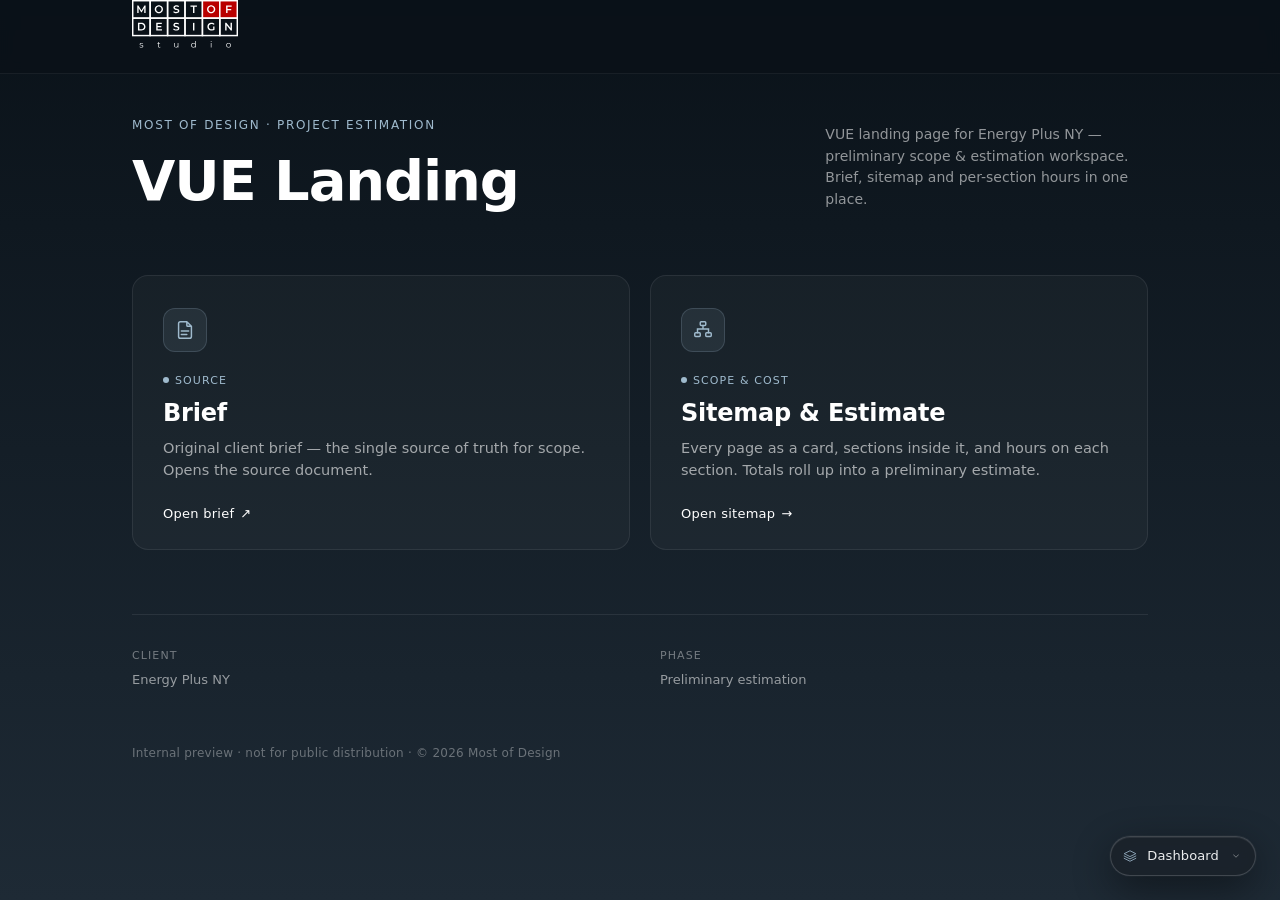
<file: index.html>
<!DOCTYPE html>
<html lang="en">
<head>
<meta charset="UTF-8">
<meta name="viewport" content="width=device-width, initial-scale=1.0">
<meta name="robots" content="noindex, nofollow">
<title>VUE Landing — Estimation Dashboard</title>

<link rel="icon" type="image/svg+xml" href="assets/favicon.svg">

<link rel="stylesheet" href="shared/service-menu.css">

<style>
/* ─────────────────────────────────────────────────────────────────
   Launcher palette — studio-fixed (same as Project Dashboard chrome).
   ─────────────────────────────────────────────────────────────── */
:root {
  --brand-blue:       #116490;
  --brand-blue-dark:  #0d4f72;
  --brand-blue-light: #9FBACD;
  --brand-blue-pale:  #e8f2f7;
  --bg-top:    #0a1219;
  --bg-bottom: #1e2a35;
  --charcoal:  #1e2a35;
  --white:     #fff;
  --border:    #d8e5ed;
}

* { box-sizing: border-box; margin: 0; padding: 0; }

html, body {
  font-family: ui-sans-serif, system-ui, -apple-system, "Segoe UI", Roboto, "Helvetica Neue", Arial, sans-serif;
  -webkit-font-smoothing: antialiased;
  background: var(--charcoal);
  color: var(--white);
  min-height: 100%;
}

body {
  min-height: 100vh;
  display: flex;
  flex-direction: column;
  background: linear-gradient(180deg, var(--bg-top) 0%, var(--bg-bottom) 100%);
}

.launcher {
  flex: 1;
  max-width: 1080px;
  width: 100%;
  margin: 0 auto;
  padding: 40px 32px 120px;
}

/* sticky top bar with the brand logo — pinned to the top of the screen */
.topbar {
  position: sticky; top: 0; z-index: 100;
  padding: 0 max(32px, calc(50vw - 508px)) 16px;
  background: rgba(10, 18, 25, 0.82);
  -webkit-backdrop-filter: blur(8px); backdrop-filter: blur(8px);
  border-bottom: 1px solid rgba(255, 255, 255, 0.06);
}
.launcher__logo {
  display: inline-block;
  height: 53px;
}
.launcher__logo img { display: block; height: 100%; width: auto; }

.launcher__header {
  display: grid;
  grid-template-columns: 2fr 1fr;
  gap: 48px;
  align-items: end;
  margin-bottom: 64px;
}

.launcher__eyebrow {
  display: inline-block;
  font-size: 12px;
  font-weight: 500;
  text-transform: uppercase;
  letter-spacing: 0.14em;
  color: var(--brand-blue-light);
  margin-bottom: 20px;
}

.launcher__title {
  font-size: clamp(32px, 5vw, 56px);
  font-weight: 700;
  letter-spacing: -0.02em;
  line-height: 1.05;
}

.launcher__subtitle {
  font-size: 14px;
  line-height: 1.55;
  color: rgba(255, 255, 255, 0.55);
}

@media (max-width: 760px) {
  .launcher__header { grid-template-columns: 1fr; gap: 16px; align-items: start; }
}

/* ─── Tiles grid (2 tiles) ───────────────────────────────────── */

.launcher__grid {
  display: grid;
  grid-template-columns: repeat(auto-fit, minmax(320px, 1fr));
  gap: 20px;
  margin-bottom: 64px;
}

.tile-card {
  display: flex;
  flex-direction: column;
  padding: 32px 30px 28px;
  background: rgba(255, 255, 255, 0.03);
  border: 1px solid rgba(255, 255, 255, 0.08);
  border-radius: 16px;
  text-decoration: none;
  color: inherit;
  min-height: 220px;
  transition: transform 240ms ease, background 240ms ease, border-color 240ms ease;
}

.tile-card:hover {
  transform: translateY(-2px);
  background: rgba(255, 255, 255, 0.05);
  border-color: rgba(255, 255, 255, 0.16);
}

.tile-card__icon {
  width: 44px;
  height: 44px;
  display: grid;
  place-items: center;
  background: rgba(159, 186, 205, 0.1);
  border: 1px solid rgba(159, 186, 205, 0.2);
  border-radius: 12px;
  color: var(--brand-blue-light);
  margin-bottom: 22px;
}
.tile-card__icon svg { width: 22px; height: 22px; }

.tile-card__tag {
  display: inline-flex;
  align-items: center;
  gap: 6px;
  font-size: 11px;
  font-weight: 500;
  text-transform: uppercase;
  letter-spacing: 0.1em;
  color: var(--brand-blue-light);
  margin-bottom: 12px;
}
.tile-card__tag::before {
  content: "";
  width: 6px; height: 6px;
  border-radius: 50%;
  background: currentColor;
}

.tile-card__title {
  font-size: 24px;
  font-weight: 600;
  letter-spacing: -0.01em;
  margin-bottom: 10px;
}

.tile-card__desc {
  font-size: 14.5px;
  line-height: 1.55;
  color: rgba(255, 255, 255, 0.6);
  margin-bottom: 24px;
  flex: 1;
}

.tile-card__cta {
  font-size: 13px;
  font-weight: 500;
  letter-spacing: 0.02em;
  color: var(--white);
  display: inline-flex;
  align-items: center;
  gap: 6px;
}
.tile-card__cta::after {
  content: "→";
  transition: transform 200ms ease;
  display: inline-block;
}
.tile-card:hover .tile-card__cta::after { transform: translateX(4px); }

.tile-card[data-external] .tile-card__cta::after { content: "↗"; }

.tile-card[data-status="planned"] {
  opacity: 0.45;
  cursor: default;
  pointer-events: none;
}

/* ─── Meta + footer ──────────────────────────────────────────── */

.launcher__meta {
  margin-top: 8px;
  padding-top: 32px;
  border-top: 1px solid rgba(255, 255, 255, 0.08);
  display: grid;
  grid-template-columns: repeat(auto-fit, minmax(200px, 1fr));
  gap: 24px 40px;
  font-size: 13px;
  line-height: 1.55;
  color: rgba(255, 255, 255, 0.55);
}

.launcher__meta-block dt {
  font-size: 11px;
  font-weight: 500;
  text-transform: uppercase;
  letter-spacing: 0.1em;
  color: rgba(255, 255, 255, 0.4);
  margin-bottom: 6px;
}

.launcher__meta-block dd a {
  color: var(--brand-blue-light);
  text-decoration: none;
  border-bottom: 1px solid transparent;
  transition: border-color 200ms ease;
}
.launcher__meta-block dd a:hover { border-bottom-color: var(--brand-blue-light); }

.launcher__footer {
  font-size: 12px;
  color: rgba(255, 255, 255, 0.35);
  letter-spacing: 0.02em;
  margin-top: 56px;
}
</style>
</head>
<body>

<script>
  window.PREVIEW_PROJECT_NAME = "VUE Landing";
  window.PREVIEW_DEFAULT_VERSION = "launcher";
  window.PREVIEW_VERSIONS = [
    { id: "launcher", label: "Dashboard",         desc: "Estimation overview",          path: "" },
    { id: "sitemap",  label: "Sitemap & Estimate", desc: "Pages, sections & hours",      path: "sitemap/" }
  ];
</script>

<header class="topbar">
  <a class="launcher__logo" href="./" aria-label="VUE Landing — Most of Design">
    <img src="assets/mod-logo-on-dark.svg" alt="Most of Design">
  </a>
</header>

<main class="launcher">

  <header class="launcher__header">
    <div class="launcher__header-main">
      <span class="launcher__eyebrow">Most of Design · Project Estimation</span>
      <h1 class="launcher__title">VUE Landing</h1>
    </div>
    <p class="launcher__subtitle">
      VUE landing page for Energy Plus NY — preliminary scope &amp; estimation workspace. Brief, sitemap and per-section hours in one place.
    </p>
  </header>

  <!-- ── Two tiles: Brief + Sitemap & Estimate ─────────────────── -->
  <div class="launcher__grid">

    <!-- Tile 1 — Brief (opens Google Doc) -->
    <a class="tile-card" href="https://chatgpt.com/s/t_6a19f6ef14a4819194e0b87446ce4ac1" target="_blank" rel="noopener" data-external>
      <span class="tile-card__icon" aria-hidden="true">
        <svg viewBox="0 0 24 24" fill="none" xmlns="http://www.w3.org/2000/svg">
          <path d="M14 3v4a1 1 0 0 0 1 1h4M14 3H7a2 2 0 0 0-2 2v14a2 2 0 0 0 2 2h10a2 2 0 0 0 2-2V8M14 3l5 5M8 13h8M8 17h6" stroke="currentColor" stroke-width="1.6" stroke-linecap="round" stroke-linejoin="round"/>
        </svg>
      </span>
      <span class="tile-card__tag">Source</span>
      <h2 class="tile-card__title">Brief</h2>
      <p class="tile-card__desc">
        Original client brief — the single source of truth for scope. Opens the source document.
      </p>
      <span class="tile-card__cta">Open brief</span>
    </a>

    <!-- Tile 2 — Sitemap & Estimate (combined) -->
    <a class="tile-card" href="sitemap/">
      <span class="tile-card__icon" aria-hidden="true">
        <svg viewBox="0 0 24 24" fill="none" xmlns="http://www.w3.org/2000/svg">
          <rect x="9" y="3" width="6" height="4" rx="1" stroke="currentColor" stroke-width="1.6"/>
          <rect x="3" y="15" width="6" height="4" rx="1" stroke="currentColor" stroke-width="1.6"/>
          <rect x="15" y="15" width="6" height="4" rx="1" stroke="currentColor" stroke-width="1.6"/>
          <path d="M12 7v4m0 0H6v4m6-4h6v4" stroke="currentColor" stroke-width="1.6" stroke-linecap="round"/>
        </svg>
      </span>
      <span class="tile-card__tag">Scope &amp; cost</span>
      <h2 class="tile-card__title">Sitemap &amp; Estimate</h2>
      <p class="tile-card__desc">
        Every page as a card, sections inside it, and hours on each section. Totals roll up into a preliminary estimate.
      </p>
      <span class="tile-card__cta">Open sitemap</span>
    </a>

  </div>

  <dl class="launcher__meta">
    <div class="launcher__meta-block">
      <dt>Client</dt>
      <dd>Energy Plus NY</dd>
    </div>
    <div class="launcher__meta-block">
      <dt>Phase</dt>
      <dd>Preliminary estimation</dd>
    </div>
  </dl>

  <p class="launcher__footer">
    Internal preview · not for public distribution · © 2026 Most of Design
  </p>
</main>

<script defer src="shared/service-menu.js"></script>
</body>
</html>
</file>
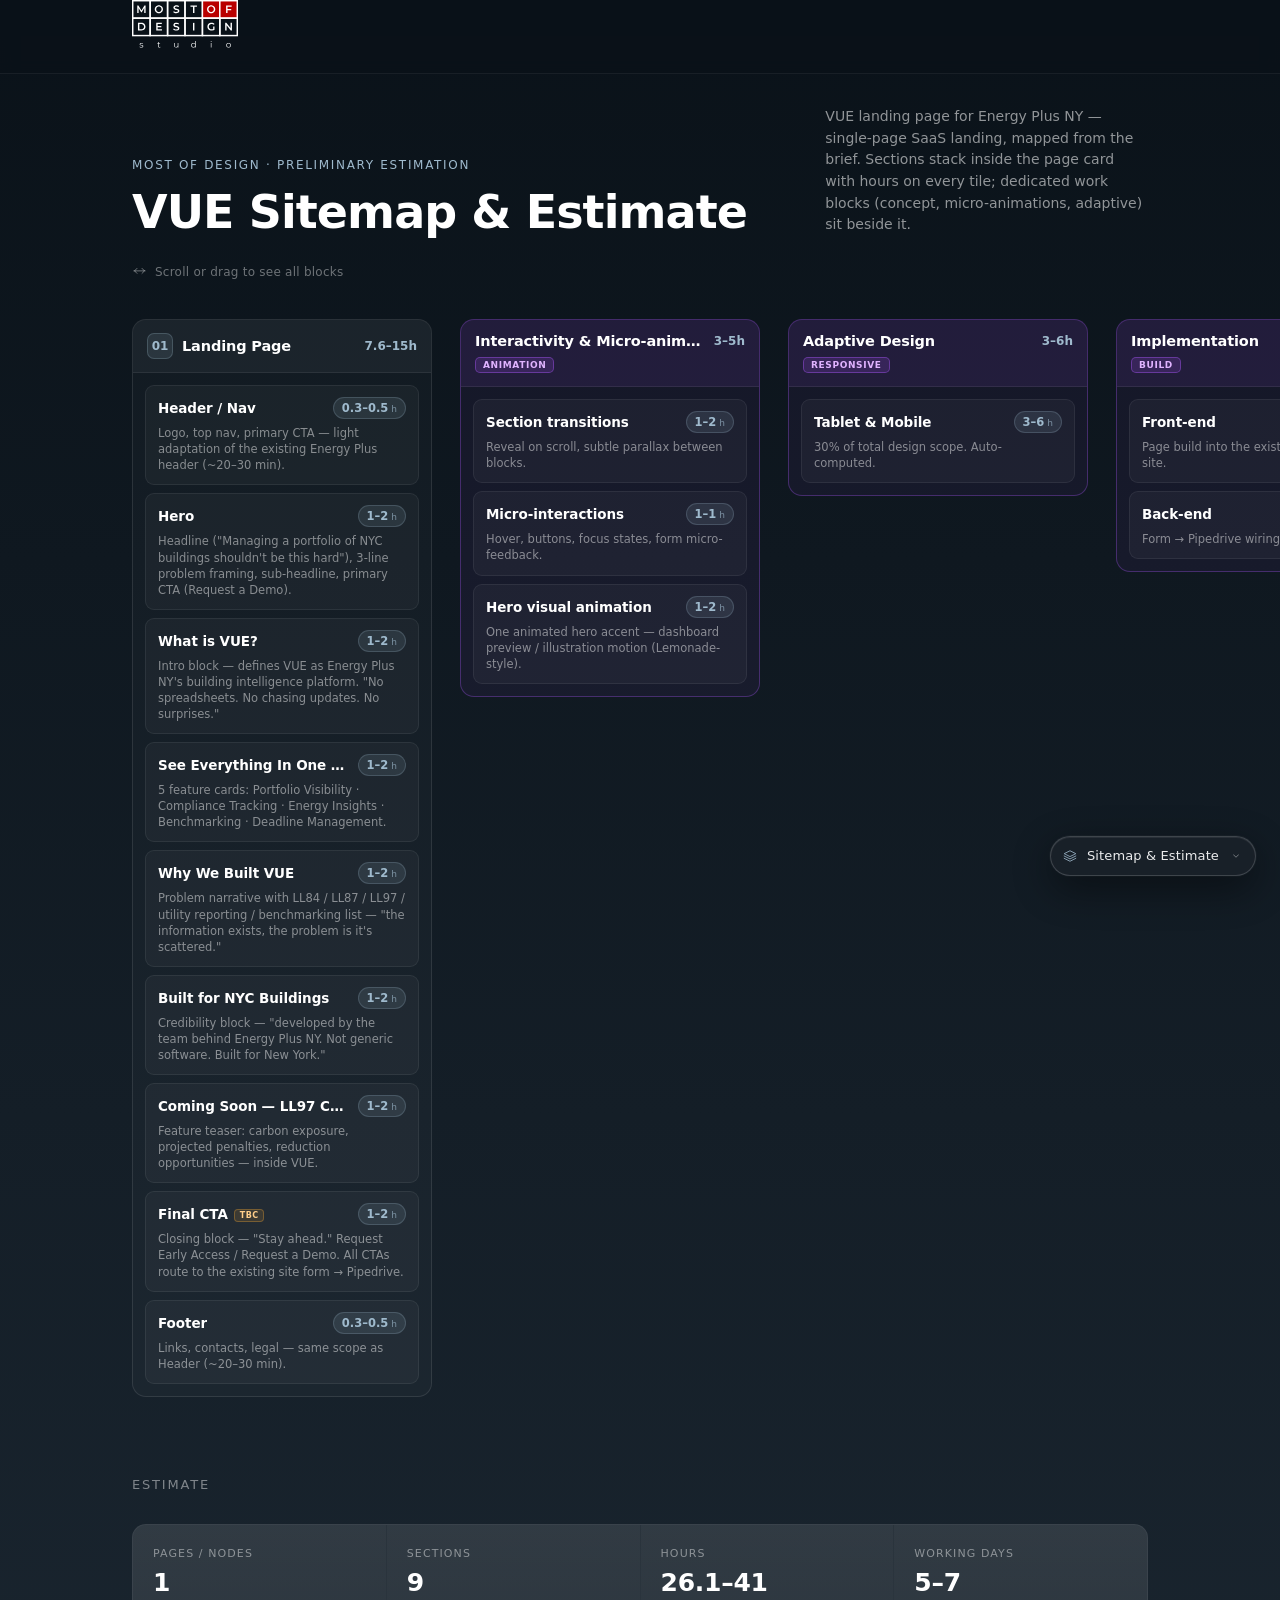
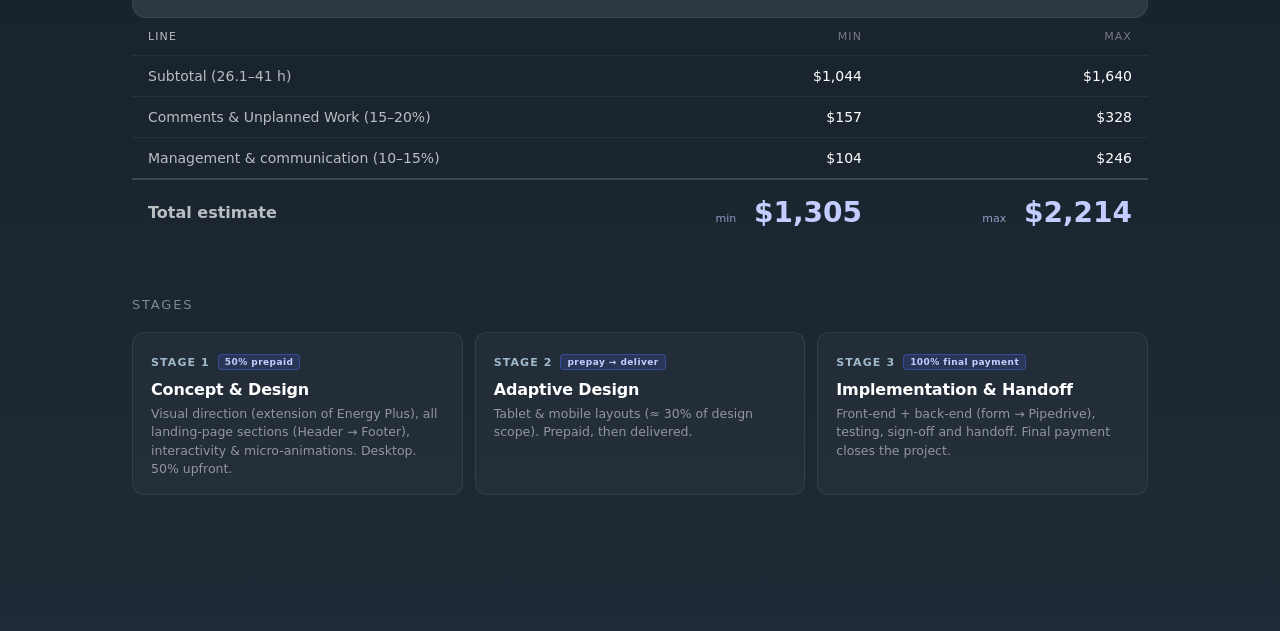
<file: sitemap/index.html>
<!DOCTYPE html>
<html lang="en">
<head>
<meta charset="UTF-8">
<meta name="viewport" content="width=device-width, initial-scale=1.0">
<meta name="robots" content="noindex, nofollow">
<title>VUE Landing — Sitemap &amp; Estimate</title>

<link rel="icon" type="image/svg+xml" href="../assets/favicon.svg">

<link rel="stylesheet" href="../shared/service-menu.css">

<style>
:root {
  --brand-blue:       #116490;
  --brand-blue-light: #9FBACD;
  --bg-top:    #0a1219;
  --bg-bottom: #1e2a35;
  --charcoal:  #1e2a35;
  --white:     #fff;
  --accent:    #4B6CFF;
  --line:      rgba(159, 186, 205, 0.3);
}

* { box-sizing: border-box; margin: 0; padding: 0; }

html, body {
  font-family: ui-sans-serif, system-ui, -apple-system, "Segoe UI", Roboto, "Helvetica Neue", Arial, sans-serif;
  -webkit-font-smoothing: antialiased;
  background: var(--charcoal);
  color: var(--white);
}

body {
  min-height: 100vh;
  background: linear-gradient(180deg, var(--bg-top) 0%, var(--bg-bottom) 100%);
  overflow-x: hidden;            /* only .board scrolls horizontally */
}

.wrap {
  max-width: 1080px;
  width: 100%;
  margin: 0 auto;
  padding: 32px 32px 16px;
}

/* ─── Back link + header ─────────────────────────────────────── */

/* brand logo — sticky top bar on every page, click → main dashboard */
.topbar {
  position: sticky; top: 0; z-index: 100;
  padding: 0 max(32px, calc(50vw - 508px)) 16px;
  background: rgba(10, 18, 25, 0.82);
  -webkit-backdrop-filter: blur(8px); backdrop-filter: blur(8px);
  border-bottom: 1px solid rgba(255, 255, 255, 0.06);
}
.brand { display: inline-block; height: 53px; }
.brand img { display: block; height: 100%; width: auto; }

.eyebrow {
  display: inline-block; font-size: 12px; font-weight: 500;
  text-transform: uppercase; letter-spacing: 0.14em;
  color: var(--brand-blue-light); margin-bottom: 16px;
}

/* 2-column header: title left, description right */
.head { display: grid; grid-template-columns: 2fr 1fr; gap: 48px; align-items: end; }
@media (max-width: 760px) { .head { grid-template-columns: 1fr; gap: 14px; align-items: start; } }

.page-title {
  font-size: clamp(30px, 4.5vw, 46px); font-weight: 700;
  letter-spacing: -0.02em; line-height: 1.05; margin-bottom: 0;
}

.lede {
  font-size: 14px; line-height: 1.55;
  color: rgba(255, 255, 255, 0.55);
}

/* Estimate section — moved BELOW the sitemap (Sitemap first, Estimate after) */
.estimate { margin-top: 24px; padding-top: 16px; }
.estimate__title {
  font-size: 13px; font-weight: 500; text-transform: uppercase;
  letter-spacing: 0.14em; color: rgba(255, 255, 255, 0.45); margin-bottom: 20px;
}

/* Stages strip */
.stages-wrap { margin-top: 8px; }
.stages { display: grid; grid-template-columns: repeat(auto-fit, minmax(230px, 1fr)); gap: 12px; }
.stage-card { padding: 18px 18px 16px; background: rgba(255,255,255,0.03); border: 1px solid rgba(255,255,255,0.08); border-radius: 12px; }
.stage-card__n { display: inline-flex; align-items: center; gap: 8px; font-size: 11px; font-weight: 600; letter-spacing: 0.1em; text-transform: uppercase; color: var(--brand-blue-light); }
.stage-card__pay { font-size: 9px; font-weight: 600; letter-spacing: 0.05em; color: #c3cdff; background: rgba(75,108,255,0.16); border: 1px solid rgba(75,108,255,0.4); border-radius: 4px; padding: 2px 6px; text-transform: none; }
.stage-card__t { font-size: 16px; font-weight: 600; letter-spacing: -0.01em; margin: 10px 0 6px; }
.stage-card__d { font-size: 12.5px; line-height: 1.45; color: rgba(255,255,255,0.5); }

/* ─── Notice + legend ────────────────────────────────────────── */

.notice {
  display: flex; gap: 12px; align-items: flex-start;
  padding: 14px 18px;
  background: rgba(255, 173, 51, 0.08);
  border: 1px solid rgba(255, 173, 51, 0.28);
  border-radius: 10px;
  font-size: 13px; line-height: 1.5;
  color: rgba(255, 220, 170, 0.92);
  margin: 24px 0 0;
}
.notice strong { color: #ffce8a; font-weight: 600; }
.notice svg { flex-shrink: 0; width: 18px; height: 18px; margin-top: 1px; color: #ffce8a; }
.notice--foot { margin-top: 48px; }

.legend {
  display: flex; flex-wrap: wrap; gap: 18px;
  margin-top: 24px; font-size: 12px; color: rgba(255,255,255,0.5);
}
.legend span { display: inline-flex; align-items: center; gap: 7px; }
.legend i {
  font-style: normal; font-size: 9px; font-weight: 600; letter-spacing: 0.06em;
  padding: 2px 6px; border-radius: 4px;
}
.b-tbc { color: #ffce8a; background: rgba(255,173,51,0.12); border: 1px solid rgba(255,173,51,0.3); }
.b-p2  { color: #c3cdff; background: rgba(75,108,255,0.16); border: 1px solid rgba(75,108,255,0.4); }
.b-sep { color: #e0b3ff; background: rgba(168,85,247,0.14); border: 1px solid rgba(168,85,247,0.4); }

/* ─── Rollup stat strip ──────────────────────────────────────── */

.rollup {
  display: grid; grid-template-columns: repeat(auto-fit, minmax(150px, 1fr));
  gap: 1px; background: rgba(255, 255, 255, 0.08);
  border: 1px solid rgba(255, 255, 255, 0.08);
  border-radius: 14px; overflow: hidden; margin-top: 32px;
}
.stat { background: linear-gradient(180deg, rgba(255,255,255,0.035) 0%, rgba(255,255,255,0.015) 100%); padding: 22px 20px; }
.stat--accent { background: linear-gradient(180deg, rgba(75,108,255,0.16) 0%, rgba(75,108,255,0.06) 100%); }
.stat__label { font-size: 11px; font-weight: 500; text-transform: uppercase; letter-spacing: 0.1em; color: rgba(255, 255, 255, 0.45); margin-bottom: 10px; }
.stat__value { font-size: 25px; font-weight: 700; letter-spacing: -0.01em; font-variant-numeric: tabular-nums; line-height: 1; }
.stat__value small { font-size: 13px; font-weight: 500; color: rgba(255, 255, 255, 0.5); }
.stat--accent .stat__value { color: #c3cdff; }

/* ─── Horizontal sitemap board ───────────────────────────────── */

.board-hint {
  display: flex; align-items: center; gap: 8px;
  font-size: 12px; letter-spacing: 0.02em;
  color: rgba(255, 255, 255, 0.4); margin: 28px 0 16px;
}
.board-hint svg { width: 15px; height: 15px; }

.board {
  display: flex; flex-direction: row; align-items: flex-start; gap: 28px;
  overflow-x: auto; overflow-y: hidden;
  overscroll-behavior-x: contain;
  cursor: grab;                  /* drag-to-pan affordance */
  /* left edge aligns with the centered .wrap content (max 1080, 32px pad) */
  padding: 8px max(32px, calc(50vw - 508px)) 40px;
}
.board:active { cursor: grabbing; }
.board::-webkit-scrollbar { height: 10px; }
.board::-webkit-scrollbar-track { background: rgba(255,255,255,0.04); border-radius: 999px; }
.board::-webkit-scrollbar-thumb { background: rgba(159,186,205,0.25); border-radius: 999px; }
.board::-webkit-scrollbar-thumb:hover { background: rgba(159,186,205,0.4); }

/* ─── Page column (vertical) ─────────────────────────────────── */

.column { flex: 0 0 300px; width: 300px; display: flex; flex-direction: column; align-items: center; }

.node {
  width: 100%; background: rgba(255, 255, 255, 0.025);
  border: 1px solid rgba(255, 255, 255, 0.1); border-radius: 14px; overflow: hidden;
}
.node.is-child { border-style: dashed; border-color: rgba(159,186,205,0.3); }
.node.is-system { border-color: rgba(75,108,255,0.28); background: rgba(75,108,255,0.04); }
.node.is-work { border-color: rgba(168,85,247,0.32); background: rgba(168,85,247,0.05); }

.node__head { display: flex; flex-direction: column; gap: 8px; padding: 13px 14px; background: rgba(255, 255, 255, 0.04); border-bottom: 1px solid rgba(255, 255, 255, 0.07); }
.node.is-system .node__head { background: rgba(75,108,255,0.08); }
.node.is-work .node__head { background: rgba(168,85,247,0.09); }

.node__headtop { display: flex; align-items: center; gap: 9px; }

.node__num { flex-shrink: 0; width: 26px; height: 26px; display: grid; place-items: center; background: rgba(159, 186, 205, 0.12); border: 1px solid rgba(159, 186, 205, 0.24); border-radius: 7px; font-size: 12px; font-weight: 700; color: var(--brand-blue-light); font-variant-numeric: tabular-nums; }

.node__name { flex: 1; min-width: 0; font-size: 14.5px; font-weight: 600; letter-spacing: -0.01em; white-space: nowrap; overflow: hidden; text-overflow: ellipsis; }
.node__sub { flex-shrink: 0; font-size: 12px; font-weight: 700; color: var(--brand-blue-light); font-variant-numeric: tabular-nums; white-space: nowrap; }

/* badge row — sits UNDER the page name so long names aren't clipped */
.node__badges { display: flex; flex-wrap: wrap; gap: 6px; }
.node__badge { font-size: 9px; font-weight: 600; letter-spacing: 0.07em; text-transform: uppercase; padding: 2px 7px; border-radius: 5px; }
.node__badge--popup   { color: #ffce8a; background: rgba(255,173,51,0.12); border: 1px solid rgba(255,173,51,0.3); }
.node__badge--subpage { color: var(--brand-blue-light); background: rgba(159,186,205,0.12); border: 1px solid rgba(159,186,205,0.28); }
.node__badge--system  { color: #c3cdff; background: rgba(75,108,255,0.16); border: 1px solid rgba(75,108,255,0.4); }
.node__badge--work    { color: #e0b3ff; background: rgba(168,85,247,0.16); border: 1px solid rgba(168,85,247,0.42); }
.node__badge--p2      { color: #c3cdff; background: rgba(75,108,255,0.16); border: 1px solid rgba(75,108,255,0.4); }
.node__badge--excl    { color: #ffce8a; background: rgba(255,173,51,0.12); border: 1px solid rgba(255,173,51,0.38); }
.node.is-excluded { opacity: 0.72; border-style: dashed; border-color: rgba(255,173,51,0.35); }
.node__sub--excl { color: rgba(255,206,138,0.9) !important; }

.node__sections { display: flex; flex-direction: column; gap: 8px; padding: 12px; }

/* ─── Section tile ───────────────────────────────────────────── */

.tile { padding: 11px 12px; background: rgba(255, 255, 255, 0.035); border: 1px solid rgba(255, 255, 255, 0.07); border-radius: 9px; transition: border-color 180ms ease, background 180ms ease; }
.tile:hover { border-color: rgba(159,186,205,0.3); background: rgba(255,255,255,0.06); }
.tile__row { display: flex; align-items: center; justify-content: space-between; gap: 8px; }
.tile__name { font-size: 13.5px; font-weight: 600; letter-spacing: -0.005em; min-width: 0; overflow: hidden; text-overflow: ellipsis; white-space: nowrap; }
.tile__hours { flex-shrink: 0; display: inline-flex; align-items: baseline; gap: 3px; padding: 3px 8px; background: rgba(159, 186, 205, 0.12); border: 1px solid rgba(159, 186, 205, 0.22); border-radius: 999px; font-size: 11.5px; font-weight: 700; color: var(--brand-blue-light); font-variant-numeric: tabular-nums; }
.tile__hours small { font-size: 9px; font-weight: 500; opacity: 0.7; }
.tile__desc { font-size: 11.5px; line-height: 1.4; color: rgba(255, 255, 255, 0.48); margin-top: 6px; }
.tile__badges { display: inline-flex; gap: 4px; margin-left: 6px; vertical-align: middle; }
.tile__badges i { font-style: normal; font-size: 8px; font-weight: 600; letter-spacing: 0.05em; padding: 1px 5px; border-radius: 4px; }

/* ─── Connector ──────────────────────────────────────────────── */

.connector { width: 2px; height: 28px; background: var(--line); }
.connector--popup { background: repeating-linear-gradient(180deg, var(--line) 0 4px, transparent 4px 8px); }

/* ─── Estimate breakdown ─────────────────────────────────────── */

.breakdown { max-width: 1080px; margin: 24px auto 0; padding: 32px 32px 0; border-top: 1px solid rgba(255, 255, 255, 0.1); }
.breakdown__title { font-size: 13px; font-weight: 500; text-transform: uppercase; letter-spacing: 0.14em; color: rgba(255, 255, 255, 0.45); margin-bottom: 20px; }
.breakdown__table { width: 100%; border-collapse: collapse; font-variant-numeric: tabular-nums; }
.breakdown__table th, .breakdown__table td { text-align: right; padding: 12px 16px; font-size: 14px; border-bottom: 1px solid rgba(255, 255, 255, 0.06); }
.breakdown__table th:first-child, .breakdown__table td:first-child { text-align: left; color: rgba(255,255,255,0.7); }
.breakdown__table thead th { font-size: 11px; font-weight: 500; text-transform: uppercase; letter-spacing: 0.1em; color: rgba(255, 255, 255, 0.4); }
.breakdown__table tr.is-total td { font-weight: 700; font-size: 16px; border-bottom: none; border-top: 2px solid rgba(255, 255, 255, 0.16); padding-top: 16px; }
.breakdown__table tr.is-total td:not(:first-child) { color: #c3cdff; font-size: 28px; white-space: nowrap; }
.breakdown__table tr.is-total .mm { font-size: 11px; font-weight: 500; color: #c3cdff; opacity: 0.7; margin-right: 8px; vertical-align: baseline; }
.breakdown__note { margin-top: 16px; font-size: 12px; color: rgba(255, 255, 255, 0.4); line-height: 1.5; }
.footer-pad { height: 120px; }
</style>
</head>
<body>

<script>
  window.PREVIEW_PROJECT_NAME = "VUE Landing";
  window.PREVIEW_DEFAULT_VERSION = "sitemap";
  window.PREVIEW_VERSIONS = [
    { id: "launcher", label: "Dashboard",          desc: "Estimation overview",     path: "../" },
    { id: "sitemap",  label: "Sitemap & Estimate",  desc: "Sections & hours",        path: "" }
  ];
</script>

<header class="topbar">
  <a class="brand" href="../" aria-label="Most of Design — Dashboard">
    <img src="../assets/mod-logo-on-dark.svg" alt="Most of Design">
  </a>
</header>

<div class="wrap">
  <header class="head">
    <div class="head__main">
      <span class="eyebrow">Most of Design · Preliminary Estimation</span>
      <h1 class="page-title">VUE Sitemap &amp; Estimate</h1>
    </div>
    <p class="lede">
      VUE landing page for Energy Plus NY — single-page SaaS landing, mapped from the brief.
      Sections stack inside the page card with hours on every tile; dedicated work blocks
      (concept, micro-animations, adaptive) sit beside it.
    </p>
  </header>

  <div class="board-hint">
    <svg viewBox="0 0 24 24" fill="none"><path d="M8 7 4 11l4 4M16 7l4 4-4 4M3 11h18" stroke="currentColor" stroke-width="1.6" stroke-linecap="round" stroke-linejoin="round"/></svg>
    Scroll or drag to see all blocks
  </div>
</div>

<!-- SITEMAP first -->
<div class="board" id="board"></div>

<!-- ESTIMATE after — see the work before the price -->
<div class="wrap estimate">
  <h2 class="estimate__title">Estimate</h2>

  <div class="rollup" id="rollup"></div>

  <table class="breakdown__table">
    <thead><tr><th>Line</th><th>Min</th><th>Max</th></tr></thead>
    <tbody id="breakdownBody"></tbody>
  </table>
</div>

<!-- Stages -->
<div class="wrap stages-wrap">
  <h2 class="estimate__title">Stages</h2>
  <div class="stages">
    <div class="stage-card">
      <span class="stage-card__n">Stage 1 <span class="stage-card__pay">50% prepaid</span></span>
      <div class="stage-card__t">Concept &amp; Design</div>
      <div class="stage-card__d">Visual direction (extension of Energy Plus), all landing-page sections (Header → Footer), interactivity &amp; micro-animations. Desktop. 50% upfront.</div>
    </div>
    <div class="stage-card">
      <span class="stage-card__n">Stage 2 <span class="stage-card__pay">prepay → deliver</span></span>
      <div class="stage-card__t">Adaptive Design</div>
      <div class="stage-card__d">Tablet &amp; mobile layouts (≈ 30% of design scope). Prepaid, then delivered.</div>
    </div>
    <div class="stage-card">
      <span class="stage-card__n">Stage 3 <span class="stage-card__pay">100% final payment</span></span>
      <div class="stage-card__t">Implementation &amp; Handoff</div>
      <div class="stage-card__d">Front-end + back-end (form → Pipedrive), testing, sign-off and handoff. Final payment closes the project.</div>
    </div>
  </div>
</div>

<div class="footer-pad"></div>

<script>
/* ═══════════════════════════════════════════════════════════════
   SINGLE SOURCE OF TRUTH — VUE landing for Energy Plus NY (from brief).
   Page = { name, sections:[ {name, desc?, min, max, tbc?, p2?, sep?} ],
            children?:[ { name, kind:"subpage"|"popup", ...page } ],
            system?:true, p2?:true }
   Flags: tbc = requires clarification · p2 = phase 2 · sep = separate work block.
   Hours are in HOURS (min/max).
   ─────────────────────────────────────────────────────────────── */
const CONFIG = { rate: 40, commentsMin: 0.15, commentsMax: 0.20, mgmtMin: 0.10, mgmtMax: 0.15, hoursPerDay: 6 };

const SITEMAP = [
  { name: "Landing Page", sections: [
      { name: "Header / Nav",     desc: "Logo, top nav, primary CTA — light adaptation of the existing Energy Plus header (~20–30 min).", min: 0.3, max: 0.5 },
      { name: "Hero",             desc: "Headline (\"Managing a portfolio of NYC buildings shouldn't be this hard\"), 3-line problem framing, sub-headline, primary CTA (Request a Demo).", min: 1, max: 2 },
      { name: "What is VUE?",     desc: "Intro block — defines VUE as Energy Plus NY's building intelligence platform. \"No spreadsheets. No chasing updates. No surprises.\"", min: 1, max: 2 },
      { name: "See Everything In One Place — features", desc: "5 feature cards: Portfolio Visibility · Compliance Tracking · Energy Insights · Benchmarking · Deadline Management.", min: 1, max: 2 },
      { name: "Why We Built VUE", desc: "Problem narrative with LL84 / LL87 / LL97 / utility reporting / benchmarking list — \"the information exists, the problem is it's scattered.\"", min: 1, max: 2 },
      { name: "Built for NYC Buildings", desc: "Credibility block — \"developed by the team behind Energy Plus NY. Not generic software. Built for New York.\"", min: 1, max: 2 },
      { name: "Coming Soon — LL97 Carbon Analysis", desc: "Feature teaser: carbon exposure, projected penalties, reduction opportunities — inside VUE.", min: 1, max: 2 },
      { name: "Final CTA",        desc: "Closing block — \"Stay ahead.\" Request Early Access / Request a Demo. All CTAs route to the existing site form → Pipedrive.", min: 1, max: 2, tbc: true },
      { name: "Footer",           desc: "Links, contacts, legal — same scope as Header (~20–30 min).", min: 0.3, max: 0.5 },
  ]},
  { name: "Interactivity & Micro-animations", work: true, tag: "Animation", sections: [
      { name: "Section transitions", desc: "Reveal on scroll, subtle parallax between blocks.", min: 1, max: 2 },
      { name: "Micro-interactions",  desc: "Hover, buttons, focus states, form micro-feedback.", min: 1, max: 1 },
      { name: "Hero visual animation",  desc: "One animated hero accent — dashboard preview / illustration motion (Lemonade-style).", min: 1, max: 2 },
  ]},
  { name: "Adaptive Design", work: true, tag: "Responsive", sections: [
      { name: "Tablet & Mobile", desc: "30% of total design scope. Auto-computed.", computed: true, pctMin: 0.30, pctMax: 0.30 },
  ]},
  { name: "Implementation", work: true, tag: "Build", noAdaptiveBase: true, displayAs: "money", sections: [
      { name: "Front-end", desc: "Page build into the existing Energy Plus site.", min: 6.25, max: 7.5 },
      { name: "Back-end",  desc: "Form → Pipedrive wiring, tracking.", min: 6.25, max: 7.5 },
  ]},
];

/* ─── Helpers ────────────────────────────────────────────────── */
const fmtH = (n) => (Number.isInteger(n) ? String(n) : n.toFixed(1));
const fmtUSD = (n) => "$" + Math.round(n).toLocaleString("en-US");
const sumSecs = (secs) => secs.reduce((a, s) => [a[0] + s.min, a[1] + s.max], [0, 0]);

let grandMin = 0, grandMax = 0, sectionCount = 0, pageCount = 0;

function badges(s) {
  let h = "";
  if (s.tbc) h += `<i class="b-tbc">TBC</i>`;
  if (s.p2)  h += `<i class="b-p2">P2</i>`;
  if (s.sep) h += `<i class="b-sep">SEP</i>`;
  return h ? `<span class="tile__badges">${h}</span>` : "";
}

function tilesHTML(sections, displayAs) {
  return sections.map((s) => {
    const pill = (displayAs === "money")
      ? `${fmtUSD(s.min * CONFIG.rate)}–${fmtUSD(s.max * CONFIG.rate)}`
      : `${fmtH(s.min)}–${fmtH(s.max)}<small>h</small>`;
    return `
    <div class="tile">
      <div class="tile__row">
        <span class="tile__name">${s.name}${badges(s)}</span>
        <span class="tile__hours">${pill}</span>
      </div>
      ${s.desc ? `<div class="tile__desc">${s.desc}</div>` : ""}
    </div>`;
  }).join("");
}

const KIND_LABEL = { subpage: "Subpage", popup: "Pop-up", system: "System", work: "Scope" };

function nodeHTML({ num, kind, tag, name, sections, cls, p2, excluded, displayAs }) {
  const [mn, mx] = sumSecs(sections);
  if (!excluded) {
    grandMin += mn; grandMax += mx;
    // Sections count = only page sections (work-blocks like Interactivity / Adaptive /
    // Implementation are scope, not page sections — `num` is only set for real pages).
    if (num) sectionCount += sections.filter(s => !s.computed).length;
  }
  const badges = [];
  if (kind) badges.push(`<span class="node__badge node__badge--${kind}">${tag || KIND_LABEL[kind] || kind}</span>`);
  if (p2)   badges.push(`<span class="node__badge node__badge--p2">Phase 2</span>`);
  if (excluded) badges.push(`<span class="node__badge node__badge--excl">Quoted after audit</span>`);
  let sub;
  if (excluded) {
    sub = `<span class="node__sub node__sub--excl">${fmtH(mn)}–${fmtH(mx)}h · excl.</span>`;
  } else if (displayAs === "money") {
    sub = `<span class="node__sub">${fmtUSD(mn * CONFIG.rate)}–${fmtUSD(mx * CONFIG.rate)}</span>`;
  } else {
    sub = `<span class="node__sub">${fmtH(mn)}–${fmtH(mx)}h</span>`;
  }
  return `
    <div class="node ${cls || ""}${excluded ? " is-excluded" : ""}">
      <div class="node__head">
        <div class="node__headtop">
          ${num ? `<span class="node__num">${num}</span>` : ""}
          <span class="node__name" title="${name}">${name}</span>
          ${sub}
        </div>
        ${badges.length ? `<div class="node__badges">${badges.join("")}</div>` : ""}
      </div>
      <div class="node__sections">${tilesHTML(sections, displayAs)}</div>
    </div>`;
}

/* ─── Pre-pass: fill computed sections (Adaptive = pct of all else) ─ */
let baseMin = 0, baseMax = 0;
SITEMAP.forEach((p) => {
  if (p.excluded) return;        // excluded columns don't feed the estimate or the adaptive base
  if (p.noAdaptiveBase) return;  // implementation / fixed-allocation blocks don't feed adaptive
  [...p.sections, ...((p.children || []).flatMap((c) => c.sections))]
    .forEach((s) => { if (!s.computed) { baseMin += s.min; baseMax += s.max; } });
});
SITEMAP.forEach((p) => {
  [...p.sections, ...((p.children || []).flatMap((c) => c.sections))]
    .forEach((s) => { if (s.computed) { s.min = Math.round(baseMin * s.pctMin * 2) / 2; s.max = Math.round(baseMax * s.pctMax * 2) / 2; } });
});

/* ─── Render board ───────────────────────────────────────────── */
const board = document.getElementById("board");
let pageIndex = 0;
SITEMAP.forEach((page) => {
  // Pages count = only real pages (not work-blocks / system). Work-blocks are scope, not pages.
  if (!page.work && !page.system && !page.excluded) pageCount += 1;
  let nodeArgs;
  if (page.work) {
    nodeArgs = { kind: "work", tag: page.tag, name: page.name, sections: page.sections, cls: "is-work", p2: page.p2, displayAs: page.displayAs };
  } else if (page.system) {
    nodeArgs = { kind: "system", name: page.name, sections: page.sections, cls: "is-system", p2: page.p2, displayAs: page.displayAs };
  } else {
    pageIndex += 1;
    nodeArgs = { num: String(pageIndex).padStart(2, "0"), name: page.name, sections: page.sections, p2: page.p2, excluded: page.excluded };
  }

  let col = `<div class="column">`;
  col += nodeHTML(nodeArgs);
  (page.children || []).forEach((child) => {
    if (child.kind !== "popup") pageCount += 1;
    col += `<div class="connector${child.kind === "popup" ? " connector--popup" : ""}"></div>`;
    col += nodeHTML({ kind: child.kind, name: child.name, sections: child.sections, cls: "is-child", p2: child.p2 });
  });
  col += `</div>`;
  board.insertAdjacentHTML("beforeend", col);
});

/* ─── Drag-to-pan horizontal scroll (grab & drag the board) ──── */
(() => {
  let down = false, startX = 0, startScroll = 0, moved = 0;
  board.addEventListener("pointerdown", (e) => {
    // ignore drags that start on links/buttons
    if (e.target.closest("a, button")) return;
    down = true; moved = 0;
    startX = e.clientX; startScroll = board.scrollLeft;
    board.setPointerCapture(e.pointerId);
    board.style.cursor = "grabbing";
    board.style.userSelect = "none";
  });
  board.addEventListener("pointermove", (e) => {
    if (!down) return;
    const dx = e.clientX - startX;
    moved = Math.max(moved, Math.abs(dx));
    board.scrollLeft = startScroll - dx;
  });
  const end = () => { down = false; board.style.cursor = ""; board.style.userSelect = ""; };
  board.addEventListener("pointerup", end);
  board.addEventListener("pointercancel", end);
  // suppress click after a real drag (so cards don't fire)
  board.addEventListener("click", (e) => { if (moved > 6) { e.preventDefault(); e.stopPropagation(); } }, true);
})();

/* ─── Totals ─────────────────────────────────────────────────── */
const subMin = grandMin * CONFIG.rate, subMax = grandMax * CONFIG.rate;
const commMin = subMin * CONFIG.commentsMin, commMax = subMax * CONFIG.commentsMax;
const mgmtMin = subMin * CONFIG.mgmtMin,     mgmtMax = subMax * CONFIG.mgmtMax;
const totMin = subMin + commMin + mgmtMin,   totMax = subMax + commMax + mgmtMax;
// working days @ 6 delivered hours/day
const daysMin = Math.ceil(grandMin / CONFIG.hoursPerDay);
const daysMax = Math.ceil(grandMax / CONFIG.hoursPerDay);

document.getElementById("rollup").innerHTML = `
  <div class="stat"><div class="stat__label">Pages / nodes</div><div class="stat__value">${pageCount}</div></div>
  <div class="stat"><div class="stat__label">Sections</div><div class="stat__value">${sectionCount}</div></div>
  <div class="stat"><div class="stat__label">Hours</div><div class="stat__value">${fmtH(grandMin)}–${fmtH(grandMax)}</div></div>
  <div class="stat"><div class="stat__label">Working days</div><div class="stat__value">${daysMin}–${daysMax}</div></div>`;

const pctLabel = (a, b) => (a === b ? `${a * 100}%` : `${a * 100}–${b * 100}%`);
document.getElementById("breakdownBody").innerHTML = `
  <tr><td>Subtotal (${fmtH(grandMin)}–${fmtH(grandMax)} h)</td><td>${fmtUSD(subMin)}</td><td>${fmtUSD(subMax)}</td></tr>
  <tr><td>Comments &amp; Unplanned Work (${pctLabel(CONFIG.commentsMin, CONFIG.commentsMax)})</td><td>${fmtUSD(commMin)}</td><td>${fmtUSD(commMax)}</td></tr>
  <tr><td>Management &amp; communication (${pctLabel(CONFIG.mgmtMin, CONFIG.mgmtMax)})</td><td>${fmtUSD(mgmtMin)}</td><td>${fmtUSD(mgmtMax)}</td></tr>
  <tr class="is-total"><td>Total estimate</td><td><small class="mm">min</small> ${fmtUSD(totMin)}</td><td><small class="mm">max</small> ${fmtUSD(totMax)}</td></tr>`;
</script>

<script defer src="../shared/service-menu.js"></script>
</body>
</html>
</file>
<file: shared/service-menu.css>
/* Service Menu — preview-only floating navigator. Disabled in production builds.
   Layout: flex container at bottom-right with the version capsule. */

.service-menu {
  position: fixed;
  right: 24px;
  bottom: 24px;
  z-index: 99999;
  display: flex;
  align-items: center;
  gap: 8px;
  font-family: ui-sans-serif, system-ui, -apple-system, "Segoe UI", Roboto, "Helvetica Neue", Arial, sans-serif;
  font-size: 13px;
  line-height: 1.4;
  color: #f5f5f5;
  -webkit-font-smoothing: antialiased;
  user-select: none;
}

.service-menu * { box-sizing: border-box; }

.service-menu__capsule {
  display: inline-flex;
  align-items: center;
  gap: 10px;
  padding: 10px 14px 10px 12px;
  background: rgba(28, 34, 42, 0.94);
  backdrop-filter: saturate(160%) blur(12px);
  -webkit-backdrop-filter: saturate(160%) blur(12px);
  border: 1px solid rgba(255, 255, 255, 0.18);
  border-radius: 999px;
  box-shadow:
    0 12px 40px rgba(0, 0, 0, 0.5),
    0 0 0 1px rgba(255, 255, 255, 0.04),
    inset 0 1px 0 rgba(255, 255, 255, 0.08);
  cursor: pointer;
  opacity: 0.92;
  color: #f5f5f5;
  font: inherit;
  transition: opacity 200ms ease, transform 200ms ease, background 200ms ease, border-color 200ms ease;
}

.service-menu:hover .service-menu__capsule,
.service-menu[data-open="true"] .service-menu__capsule {
  opacity: 1;
  background: rgba(34, 42, 52, 1);
  border-color: rgba(255, 255, 255, 0.26);
}

.service-menu[data-open="true"] .service-menu__capsule {
  transform: translateY(-2px);
}

.service-menu__icon {
  width: 14px;
  height: 14px;
  flex-shrink: 0;
  opacity: 1;
  color: #9FBACD;
}

.service-menu__label {
  font-weight: 500;
  letter-spacing: 0.01em;
  white-space: nowrap;
  color: #ffffff;
}

.service-menu__caret {
  width: 10px;
  height: 10px;
  margin-left: 2px;
  opacity: 0.55;
  transition: transform 200ms ease;
}

.service-menu[data-open="true"] .service-menu__caret {
  transform: rotate(180deg);
}

.service-menu__panel {
  position: absolute;
  right: 0;
  bottom: calc(100% + 10px);
  min-width: 300px;
  padding: 6px;
  background: rgba(28, 34, 42, 0.98);
  backdrop-filter: saturate(160%) blur(14px);
  -webkit-backdrop-filter: saturate(160%) blur(14px);
  border: 1px solid rgba(255, 255, 255, 0.18);
  border-radius: 12px;
  box-shadow:
    0 24px 64px rgba(0, 0, 0, 0.6),
    0 0 0 1px rgba(255, 255, 255, 0.04),
    inset 0 1px 0 rgba(255, 255, 255, 0.08);
  opacity: 0;
  transform: translateY(6px);
  pointer-events: none;
  transition: opacity 180ms ease, transform 180ms ease;
}

.service-menu[data-open="true"] .service-menu__panel {
  opacity: 1;
  transform: translateY(0);
  pointer-events: auto;
}

.service-menu__panel-header {
  padding: 8px 12px 6px;
  font-size: 11px;
  font-weight: 500;
  letter-spacing: 0.08em;
  text-transform: uppercase;
  color: rgba(245, 245, 245, 0.45);
}

.service-menu__list {
  margin: 0;
  padding: 0;
  list-style: none;
}

.service-menu__item {
  display: block;
  padding: 10px 12px;
  border-radius: 8px;
  color: inherit;
  text-decoration: none;
  cursor: pointer;
  transition: background 150ms ease;
}

.service-menu__item:hover {
  background: rgba(255, 255, 255, 0.06);
}

.service-menu__item[data-active="true"] {
  background: rgba(255, 255, 255, 0.08);
}

.service-menu__item-title {
  display: flex;
  align-items: center;
  gap: 8px;
  font-weight: 500;
  font-size: 13px;
}

.service-menu__item[data-active="true"] .service-menu__item-title::after {
  content: "";
  width: 6px;
  height: 6px;
  border-radius: 50%;
  background: #4fc59c;
  flex-shrink: 0;
}

.service-menu__item-desc {
  margin-top: 2px;
  font-size: 11.5px;
  color: rgba(245, 245, 245, 0.55);
  letter-spacing: 0.005em;
}

.service-menu__footer {
  margin-top: 4px;
  padding: 10px 12px 6px;
  border-top: 1px solid rgba(255, 255, 255, 0.06);
  font-size: 11px;
  color: rgba(245, 245, 245, 0.4);
  letter-spacing: 0.02em;
}

@media (max-width: 600px) {
  .service-menu {
    right: 12px;
    bottom: 12px;
    font-size: 12px;
  }
  .service-menu__panel {
    min-width: calc(100vw - 24px);
  }
}

@media (prefers-reduced-motion: reduce) {
  .service-menu__capsule,
  .service-menu__panel,
  .service-menu__caret,
  .service-menu__item {
    transition: none !important;
  }
}
</file>
